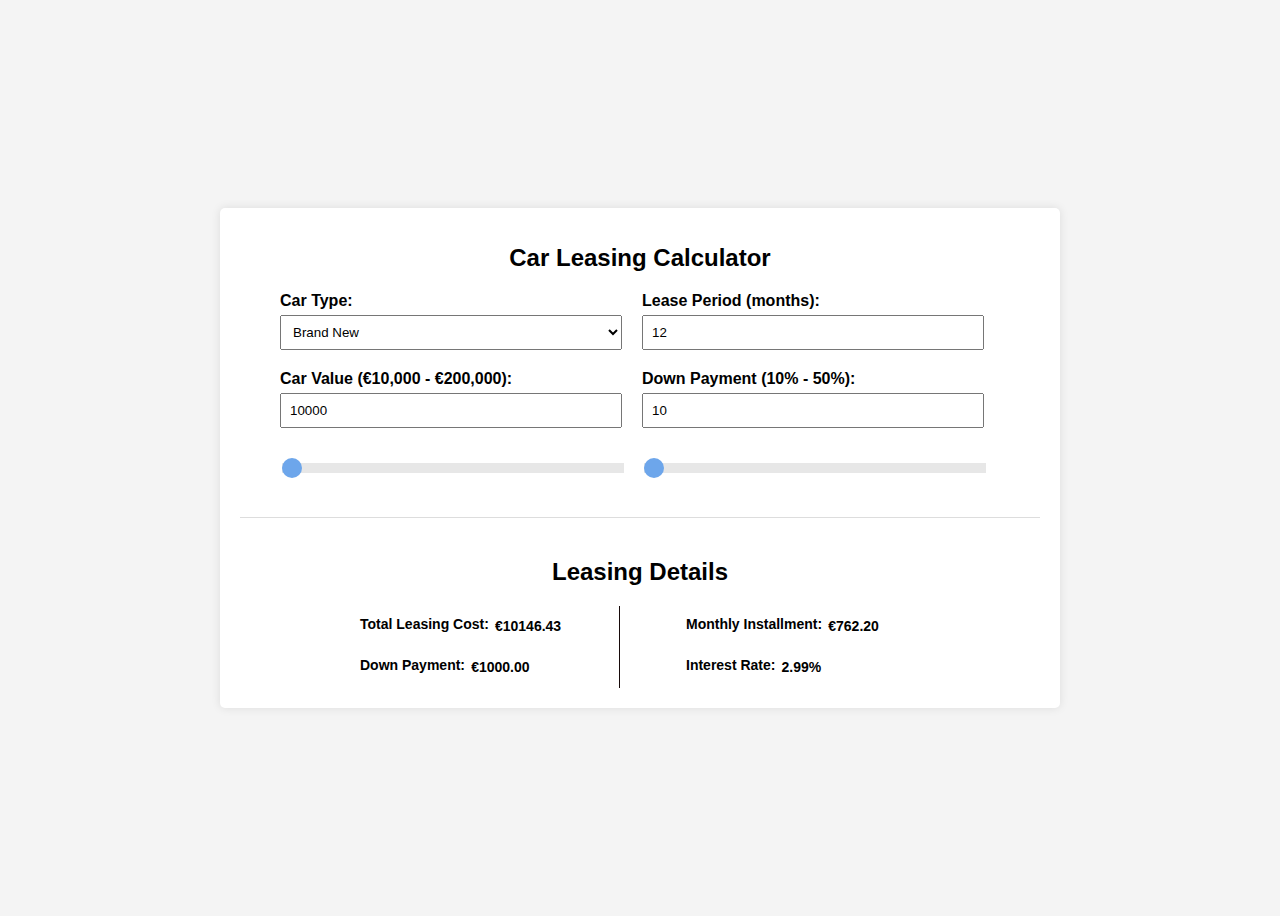
<file: index.html>
<!DOCTYPE html>
<html lang="en">
<head>
    <meta charset="UTF-8">
    <meta name="viewport" content="width=device-width, initial-scale=1.0">
    <title>Car Leasing Calculator</title>
    <link rel="stylesheet" href="styless.css">

</head>
<body>
    <div class="calculator">
        <h1>Car Leasing Calculator</h1>
        
        <form id="leasingForm">

            <div class="flex-container">
            <div class="form-group">
                <label for="carType">Car Type:</label>
                <select id="carType">
                    <option value="new">Brand New</option>
                    <option value="used">Used</option>
                </select>
            </div>
            <div class="form-group">
                <label for="leasePeriod">Lease Period (months):</label>
                <input type="number" id="leasePeriod" min="12" max="60" step="12" value="12">
            </div>
            </div>

            <div class="flex-container">

                <div class="form-group">
                    <label for="carValue">Car Value (€10,000 - €200,000):</label>
                    <input type="number" id="carValue" min="10000" max="200000" value="10000">
                    <input type="range" id="carValueRange" min="10000" max="200000" value="10000" step="1000" oninput="updateCarValue(this.value)">

                </div>

            <div class="form-group">
                <label for="downPayment">Down Payment (10% - 50%):</label>
                <input type="number" id="downPayment" min="10" max="50" value="10">
                <input type="range" id="downPaymentRange" min="10" max="50" value="10" step="1" oninput="updateDownPayment(this.value)">
            </div>
            </div>
        </form>


        <div class="results">
            <h1 id="section">Leasing Details</h1>

            <div class="flex-container" id="box">
            <div class="result">
                <label>Total Leasing Cost: </label>
                <span class="details" id="leasingCost">€0.00</span>
            </div>
            <div class="result" id="border">
                <label>Monthly Installment: </label>
                <span class="details" id="monthlyInstallment">€0.00</span>
            </div>
            </div>

            <div class="flex-container" id="box">
            <div class="result">
                <label>Down Payment: </label>
                <span class="details" id="downPaymentValue">€0.00</span>
            </div>
            
            <div class="result" id="border">
                <label>Interest Rate: </label>
                <span class="details" id="interestRate">0.00%</span>
            </div>
            </div>


        </div>
    </div>
    <script src="scripts.js"></script>
</body>
</html>
</file>
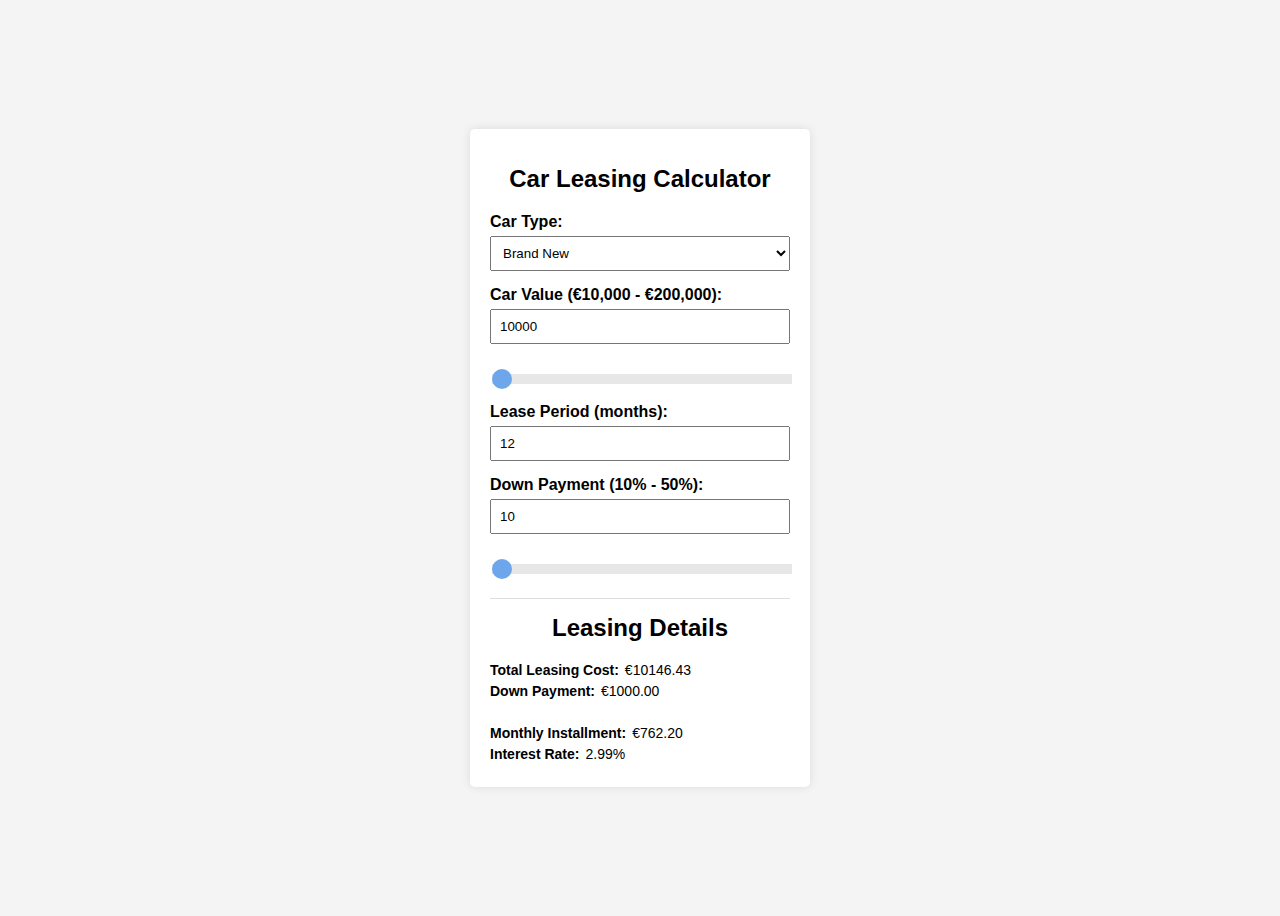
<file: index_mobile_version.html>
<!DOCTYPE html>
<html lang="en">
<head>
    <meta charset="UTF-8">
    <meta name="viewport" content="width=device-width, initial-scale=1.0">
    <title>Car Leasing Calculator</title>
    <link rel="stylesheet" href="styles_mobile_version.css">
</head>
<body>
    <div class="calculator">
        <h1>Car Leasing Calculator</h1>
        <form id="leasingForm">
            <div class="form-group">
                <label for="carType">Car Type:</label>
                <select id="carType">
                    <option value="new">Brand New</option>
                    <option value="used">Used</option>
                </select>
            </div>
            <div class="form-group">
                <label for="carValue">Car Value (€10,000 - €200,000):</label>
                <input type="number" id="carValue" min="10000" max="200000" value="10000">
                <input type="range" id="carValueRange" min="10000" max="200000" value="10000" step="1000" oninput="updateCarValue(this.value)">
            </div>
            <div class="form-group">
                <label for="leasePeriod">Lease Period (months):</label>
                <input type="number" id="leasePeriod" min="12" max="60" step="12" value="12">
            </div>
            <div class="form-group">
                <label for="downPayment">Down Payment (10% - 50%):</label>
                <input type="number" id="downPayment" min="10" max="50" value="10">
                <input type="range" id="downPaymentRange" min="10" max="50" value="10" step="1" oninput="updateDownPayment(this.value)">
            </div>
        </form>
        <div class="results">
            <h1 id="section">Leasing Details</h1>
            <div class="result">
                <label>Total Leasing Cost: </label>
                <span class="details" id="leasingCost">€0.00</span>
            </div>
            <div class="result">
                <label>Down Payment: </label>
                <span class="details" id="downPaymentValue">€0.00</span>
            </div>
            <div id="detailsSecondPart" class="result">
                <label>Monthly Installment: </label>
                <span class="details" id="monthlyInstallment">€0.00</span>
            </div>
            <div class="result">
                <label>Interest Rate: </label>
                <span class="details" id="interestRate">0.00%</span>
            </div>
        </div>
    </div>
    <script src="scripts_mobile_version.js"></script>
</body>
</html>
</file>
<file: styless.css>
body {
    font-family: Arial, sans-serif;
    display: flex;
    justify-content: center;
    align-items: center;
    height: 100vh;
    background-color: #f4f4f4;
}

.calculator {
    background: #fff;
    border: 2px black;
    padding: 20px;
    border-radius: 5px;
    box-shadow: 0 0 10px rgba(0, 0, 0, 0.1);
    width: 800px;
}

h1 {
    text-align: center;
    font-size: 24px;
    margin-bottom: 20px;
}

.form-group {
    /*margin-bottom: 15px;*/
    flex: 0 0 45%;       /* Всеки .form-group ще заема 45% от ширината на контейнера */
  box-sizing: border-box; /* Това включва падинг и бордюри в ширината */
  margin-bottom: 20px; 
}

label {
    display: block;
    font-weight: bold;
    margin-bottom: 5px;
}

input[type="number"],
select {
    width: 100%;
    padding: 8px;
    box-sizing: border-box;
}

.results {
    margin-top: 20px;
}

.result {
    display: flex;
    flex: 0 0 45%;  
    padding: 10px 0;
    font-size:14px;

    
    flex-direction:row;
    align-items: center;  /* Центриране на съдържанието по вертикала */
    text-align: center; 
}

.result label {
    font-weight: bold;
    text-align: center;
}

#section{
    border-top: 1px solid #ddd;
    padding-top: 5%;
}

.details{
    font-size:14px;
    margin-left: 2%;
    font-weight: bold;
}

.flex-container {
    display: flex;
    flex-wrap: wrap;  
    gap: 20px;   
    margin-left: 5%; 
}
  
#border{
    position: relative;
}
#border::after {
    content: '';
    position: absolute;
    top: 0;
    bottom: 0;
    left: -22%;             /* Разположение в средата на контейнера */
 
    border-left: 1px solid #170a0a;  /* Линията между колоните */
}

#box{
    margin-left: 15%;
}

.form-group input[type="range"] {
    width: 100%;
    -webkit-appearance: none;
    appearance: none;
    height: 10px;
    background: #dddddd;
    outline: none;
    opacity: 0.7;
    transition: opacity .2s;
    margin-top: 10%;
}

.form-group input[type="range"]::-webkit-slider-thumb {
    -webkit-appearance: none;
    appearance: none;
    width: 20px;
    height: 20px;
    background:#3081e3;
    cursor: pointer;
    border-radius: 50%;
}

.form-group input[type="range"]::-moz-range-thumb {
    width: 20px;
    height: 20px;
    background: #3081e3;
    cursor: pointer;
    border-radius: 50%;
}
</file>
<file: styles_mobile_version.css>
body {
    font-family: Arial, sans-serif;
    display: flex;
    justify-content: center;
    align-items: center;
    height: 100vh;
    background-color: #f4f4f4;
}

.calculator {
    background: #fff;
    border: 2px black;
    padding: 20px;
    border-radius: 5px;
    box-shadow: 0 0 10px rgba(0, 0, 0, 0.1);
    width: 300px;
}

h1 {
    text-align: center;
    font-size: 24px;
    margin-bottom: 20px;
}

.form-group {
    margin-bottom: 15px;
}

label {
    display: block;
    font-weight: bold;
    margin-bottom: 5px;
}

input[type="number"],
select {
    width: 100%;
    padding: 8px;
    box-sizing: border-box;
}

.results {
    margin-top: 20px;
}

.result {
    display: flex;
    font-size:14px;
}

.result label {
   font-weight: bold;
}

#section{
    border-top: 1px solid #ddd;
    padding-top: 5%;
}

.details{
    font-size:14px;
    margin-left: 2%;
}

.form-group input[type="range"] {
    width: 100%;
    -webkit-appearance: none;
    appearance: none;
    height: 10px;
    background: #dddddd;
    outline: none;
    opacity: 0.7;
    transition: opacity .2s;
    margin-top: 10%;
}

.form-group input[type="range"]::-webkit-slider-thumb {
    -webkit-appearance: none;
    appearance: none;
    width: 20px;
    height: 20px;
    background:#3081e3;
    cursor: pointer;
    border-radius: 50%;
}

.form-group input[type="range"]::-moz-range-thumb {
    width: 20px;
    height: 20px;
    background: #3081e3;
    cursor: pointer;
    border-radius: 50%;
}

#detailsSecondPart{
    margin-top: 7%;
}
</file>
